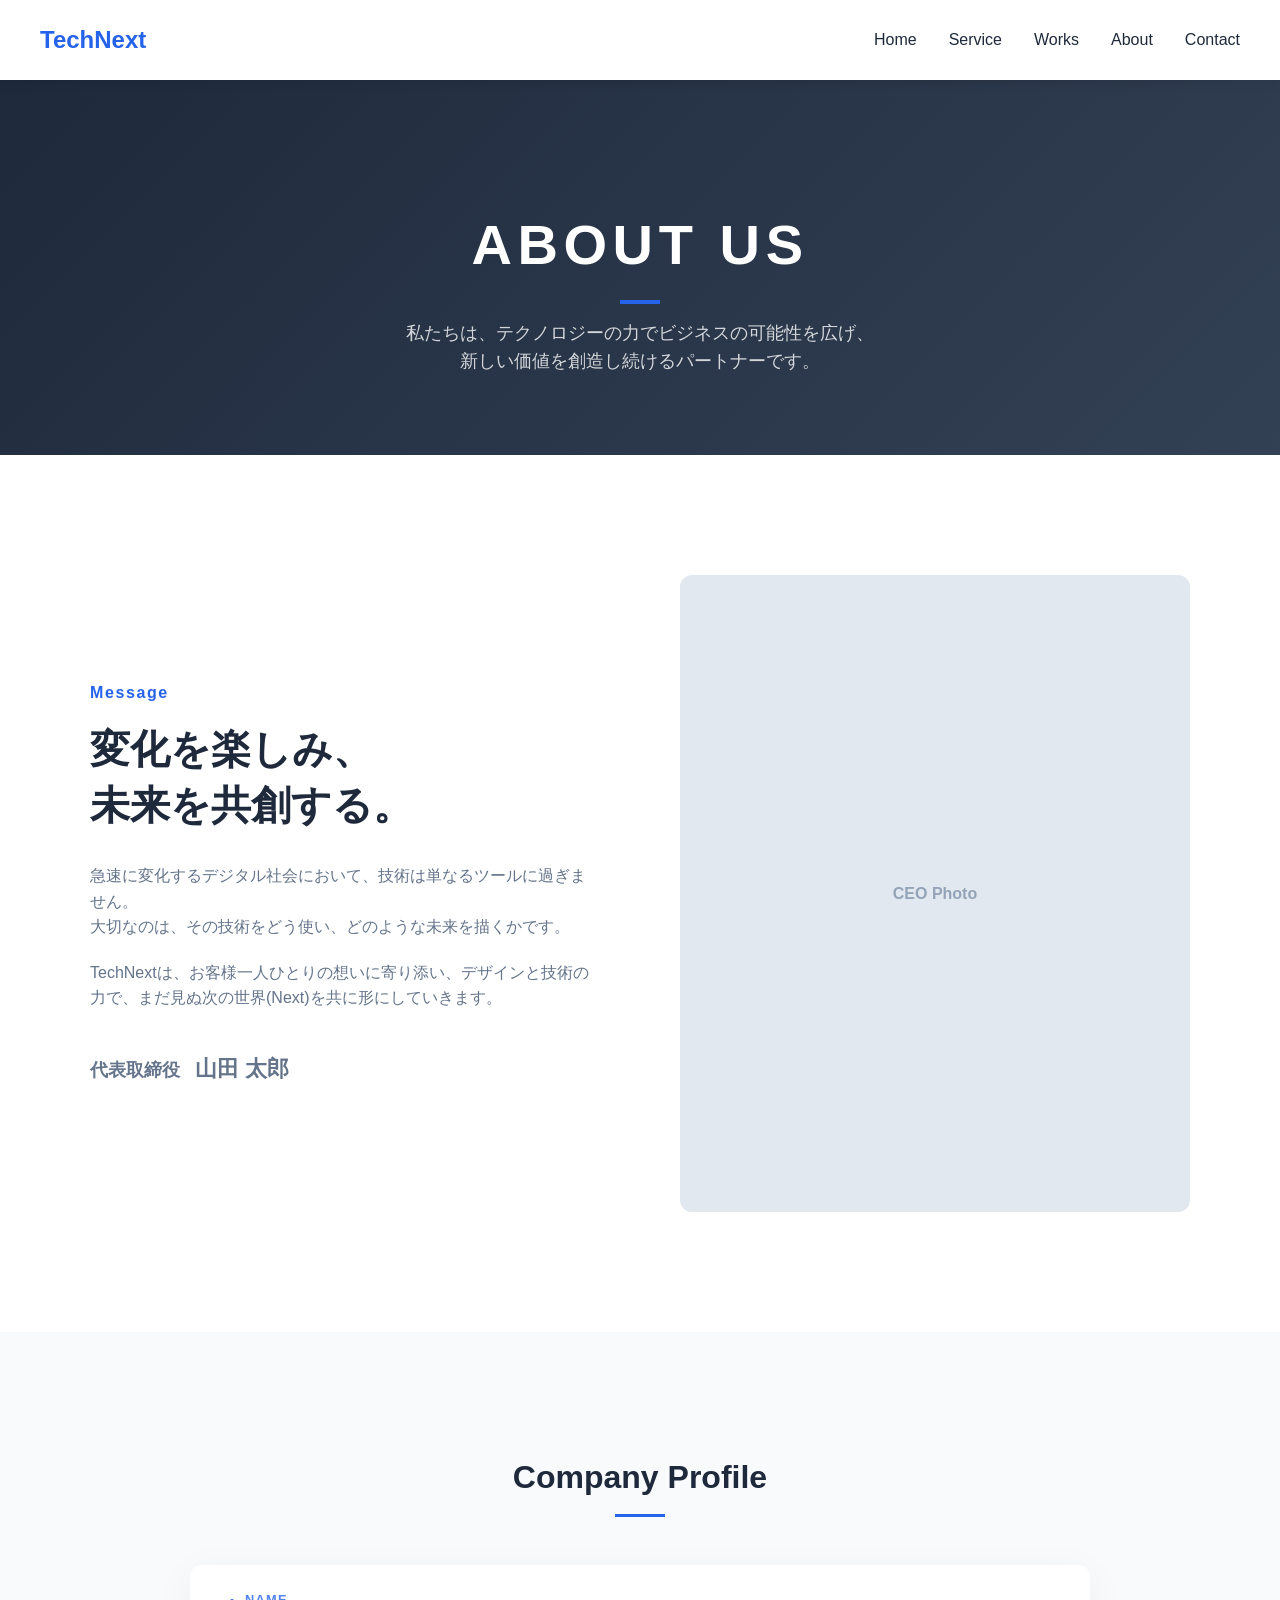
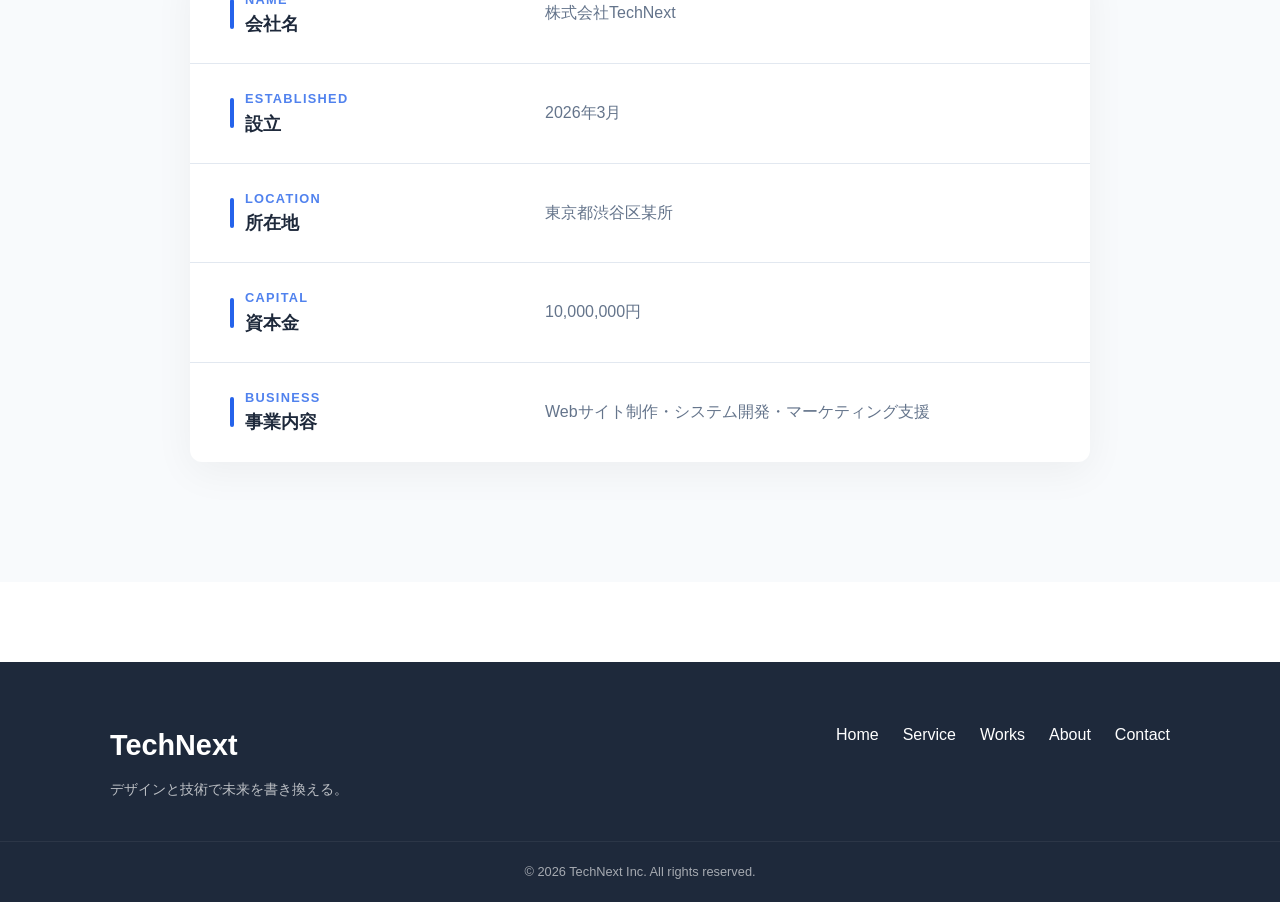
<file: about.html>
<!doctype html>
<html lang="ja">
  <head>
    <meta charset="UTF-8" />
    <meta name="viewport" content="width=device-width, initial-scale=1.0" />
    <title>About Us | TechNext - 会社概要</title>
    <meta
      name="description"
      content="TechNextの会社概要、ビジョン、アクセス情報について。私たちはテクノロジーを通じて、社会に新たな価値を創造し続けます。"
    />
    <meta property="og:title" content="TechNext | Web制作会社" />
    <meta
      property="og:description"
      content="デザインと技術で未来を書き換えるWeb制作会社TechNextの公式サイトです。"
    />
    <meta property="og:type" content="website" />
    <meta property="og:url" content="https://example.com/" />
    <meta property="og:image" content="https://example.com/images/ogp.jpg" />

    <link
      rel="icon"
      href="data:image/svg+xml,<svg xmlns=%22http://www.w3.org/2000/svg%22 viewBox=%220 0 100 100%22><text x=%2250%%22 y=%2250%%22 style=%22dominant-baseline:central;text-anchor:middle;font-size:90px;%22>⌨️</text></svg>"
    />
    <link rel="stylesheet" href="css/common.css" />
    <link rel="stylesheet" href="css/about.css" />
  </head>
  <body>
    <header class="header">
      <div class="header-inner">
        <h1 class="logo"><a href="index.html">TechNext</a></h1>
        <nav class="nav">
          <ul class="nav-list">
            <li><a href="index.html">Home</a></li>
            <li><a href="service.html">Service</a></li>
            <li><a href="works.html">Works</a></li>
            <li><a href="about.html">About</a></li>
            <li><a href="contact.html">Contact</a></li>
          </ul>
        </nav>
      </div>
    </header>

    <main>
      <section class="lower-page-header">
        <div class="container">
          <h1>About Us</h1>
          <p class="section-text">
            <span>私たちは、テクノロジーの力で</span
            ><span>ビジネスの可能性を広げ、</span><br />
            <span>新しい価値を創造し続ける</span><span>パートナーです。</span>
          </p>
        </div>
      </section>

      <section class="about-message container">
        <div class="message-content">
          <div class="message-text">
            <span class="sub-title">Message</span>
            <h2>変化を楽しみ、<br />未来を共創する。</h2>
            <p>
              <span
                >急速に変化するデジタル社会において、技術は単なるツールに過ぎません。</span
              ><span
                >大切なのは、その技術をどう使い、どのような未来を描くかです。</span
              >
            </p>
            <p>
              TechNextは、お客様一人ひとりの想いに寄り添い、デザインと技術の力で、まだ見ぬ次の世界(Next)を共に形にしていきます。
            </p>
            <p class="ceo-name">代表取締役 <span>山田 太郎</span></p>
          </div>
          <div class="message-image">
            <div class="image-placeholder">CEO Photo</div>
          </div>
        </div>
      </section>

      <section class="company-info">
        <div class="container">
          <h2 class="section-title">Company Profile</h2>
          <div class="info-card">
            <table class="info-table">
              <tr>
                <th><span class="en">Name</span>会社名</th>
                <td>株式会社TechNext</td>
              </tr>
              <tr>
                <th><span class="en">Established</span>設立</th>
                <td>2026年3月</td>
              </tr>
              <tr>
                <th><span class="en">Location</span>所在地</th>
                <td>東京都渋谷区某所</td>
              </tr>
              <tr>
                <th><span class="en">Capital</span>資本金</th>
                <td>10,000,000円</td>
              </tr>
              <tr>
                <th><span class="en">Business</span>事業内容</th>
                <td>Webサイト制作・システム開発・マーケティング支援</td>
              </tr>
            </table>
          </div>
        </div>
      </section>
    </main>

    <footer class="footer">
      <div class="container footer-inner">
        <div class="footer-info">
          <h2 class="logo-footer">TechNext</h2>
          <p>デザインと技術で未来を書き換える。</p>
        </div>
        <nav class="footer-nav">
          <ul class="footer-nav-list">
            <li><a href="index.html">Home</a></li>
            <li><a href="service.html">Service</a></li>
            <li><a href="works.html">Works</a></li>
            <li><a href="about.html">About</a></li>
            <li><a href="contact.html">Contact</a></li>
          </ul>
        </nav>
      </div>
      <div class="footer-bottom">
        <p>&copy; 2026 TechNext Inc. All rights reserved.</p>
      </div>
    </footer>
  </body>
</html>
</file>
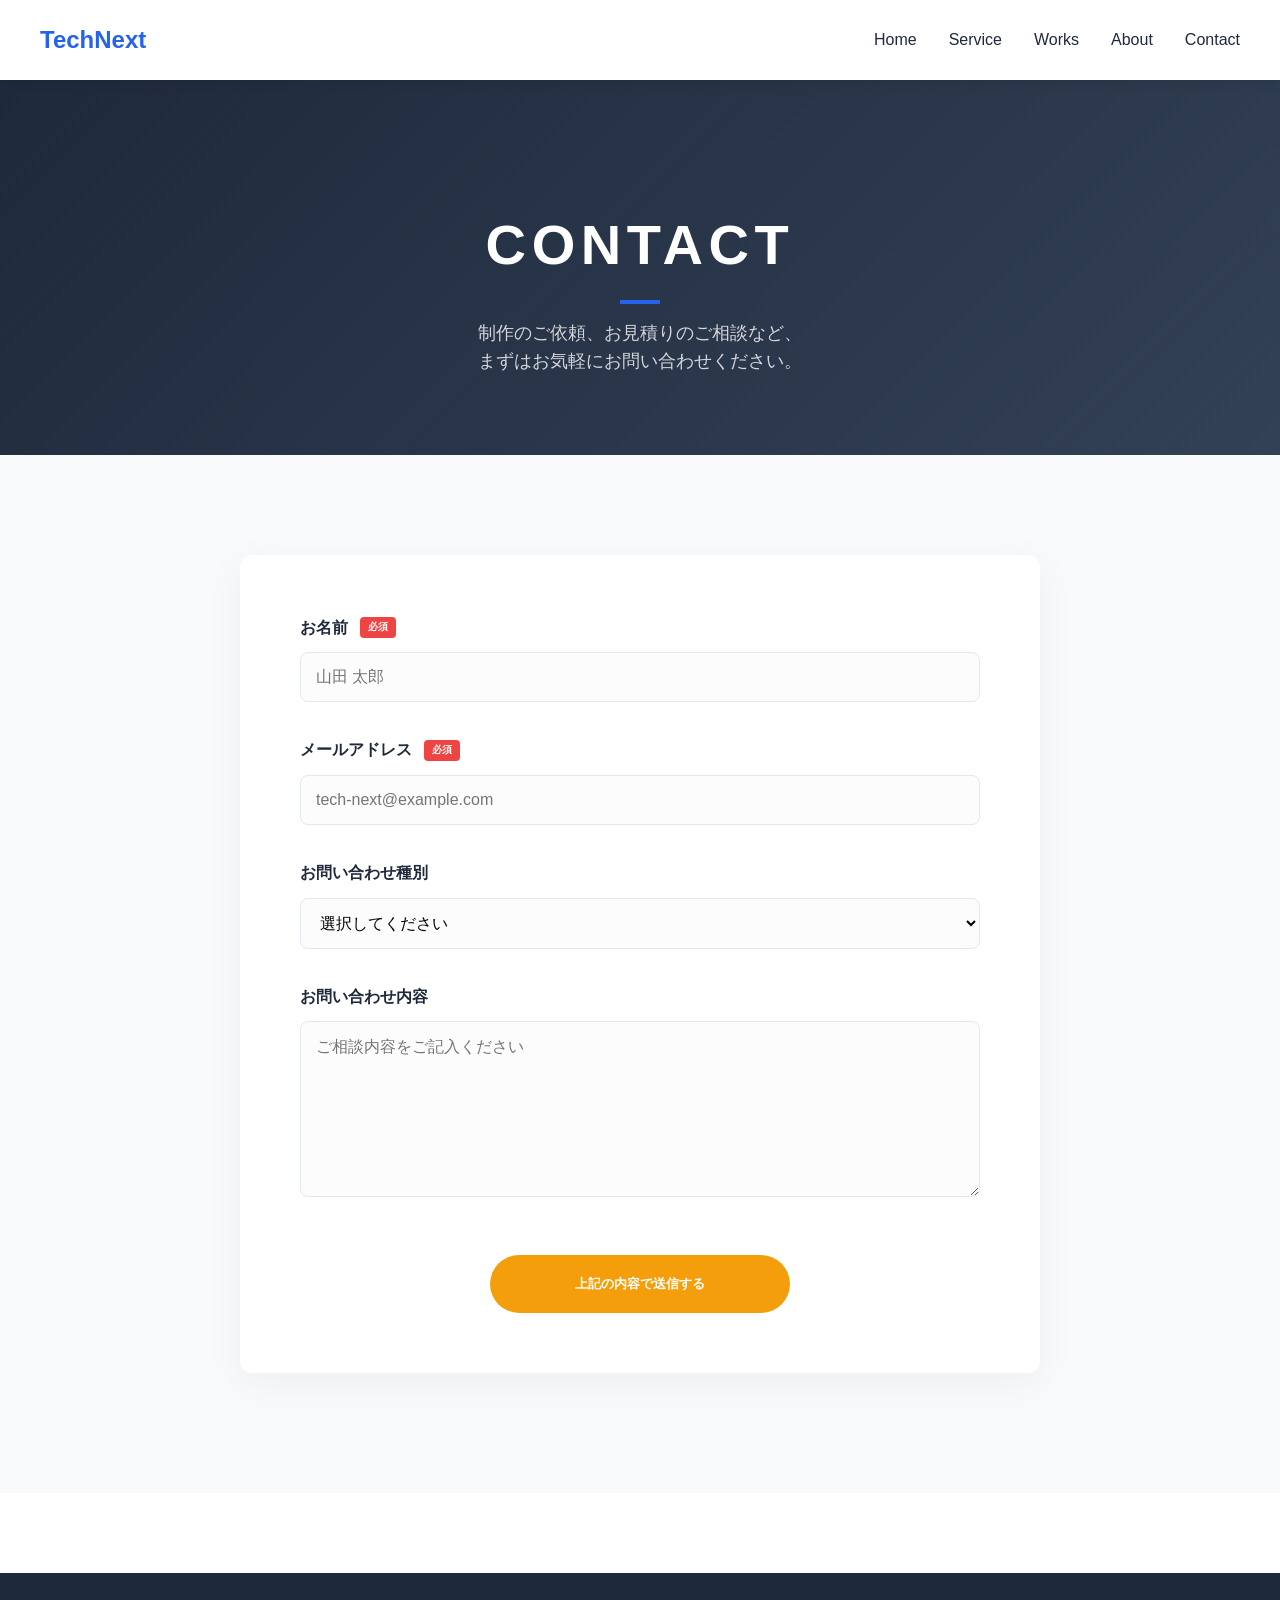
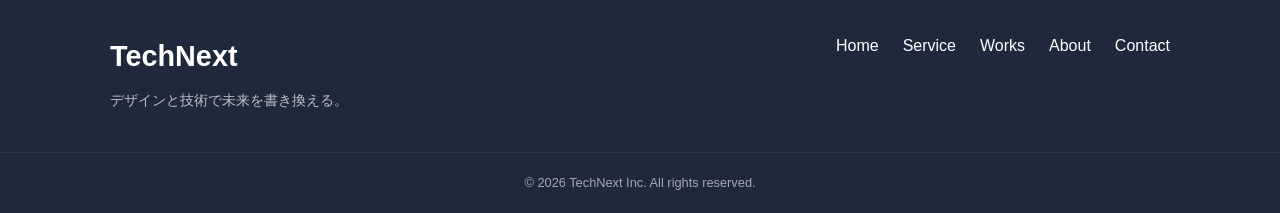
<file: contact.html>
<!doctype html>
<html lang="ja">
  <head>
    <meta charset="UTF-8" />
    <meta name="viewport" content="width=device-width, initial-scale=1.0" />
    <title>Contact | TechNext - お問い合わせ</title>
    <meta
      name="description"
      content="Web制作やシステム開発のご相談、お見積り依頼など、お気軽にお問い合わせください。専門のスタッフが丁寧に対応いたします。"
    />
    <meta property="og:title" content="TechNext | Web制作会社" />
    <meta
      property="og:description"
      content="デザインと技術で未来を書き換えるWeb制作会社TechNextの公式サイトです。"
    />
    <meta property="og:type" content="website" />
    <meta property="og:url" content="https://example.com/" />
    <meta property="og:image" content="https://example.com/images/ogp.jpg" />

    <link
      rel="icon"
      href="data:image/svg+xml,<svg xmlns=%22http://www.w3.org/2000/svg%22 viewBox=%220 0 100 100%22><text x=%2250%%22 y=%2250%%22 style=%22dominant-baseline:central;text-anchor:middle;font-size:90px;%22>⌨️</text></svg>"
    />
    <link rel="stylesheet" href="css/common.css" />
    <link rel="stylesheet" href="css/contact.css" />
  </head>
  <body>
    <header class="header">
      <div class="header-inner">
        <h1 class="logo"><a href="index.html">TechNext</a></h1>
        <nav class="nav">
          <ul class="nav-list">
            <li><a href="index.html">Home</a></li>
            <li><a href="service.html">Service</a></li>
            <li><a href="works.html">Works</a></li>
            <li><a href="about.html">About</a></li>
            <li><a href="contact.html">Contact</a></li>
          </ul>
        </nav>
      </div>
    </header>

    <main>
      <section class="lower-page-header">
        <div class="container">
          <h1>Contact</h1>
          <p class="section-text">
            <span>制作のご依頼、</span><span>お見積りのご相談など、</span><br />
            <span>まずはお気軽に</span><span>お問い合わせください。</span>
          </p>
        </div>
      </section>

      <section class="contact-container container">
        <div class="contact-card">
          <form class="contact-form">
            <div class="form-group">
              <label for="name">お名前<span>必須</span></label>
              <input
                type="text"
                id="name"
                name="name"
                placeholder="山田 太郎"
                required
              />
            </div>
            <div class="form-group">
              <label for="email">メールアドレス<span>必須</span></label>
              <input
                type="email"
                id="email"
                name="email"
                placeholder="tech-next@example.com"
                required
              />
            </div>
            <div class="form-group">
              <label for="type">お問い合わせ種別</label>
              <select id="type" name="type">
                <option value="">選択してください</option>
                <option value="site">Webサイト制作について</option>
                <option value="system">システム開発について</option>
                <option value="other">その他</option>
              </select>
            </div>
            <div class="form-group">
              <label for="message">お問い合わせ内容</label>
              <textarea
                id="message"
                name="message"
                rows="8"
                placeholder="ご相談内容をご記入ください"
              ></textarea>
            </div>
            <div class="form-submit">
              <button type="submit" class="btn">上記の内容で送信する</button>
            </div>
          </form>
        </div>
      </section>
    </main>

    <footer class="footer">
      <div class="container footer-inner">
        <div class="footer-info">
          <h2 class="logo-footer">TechNext</h2>
          <p>デザインと技術で未来を書き換える。</p>
        </div>
        <nav class="footer-nav">
          <ul class="footer-nav-list">
            <li><a href="index.html">Home</a></li>
            <li><a href="service.html">Service</a></li>
            <li><a href="works.html">Works</a></li>
            <li><a href="about.html">About</a></li>
            <li><a href="contact.html">Contact</a></li>
          </ul>
        </nav>
      </div>
      <div class="footer-bottom">
        <p>&copy; 2026 TechNext Inc. All rights reserved.</p>
      </div>
    </footer>
  </body>
</html>
</file>
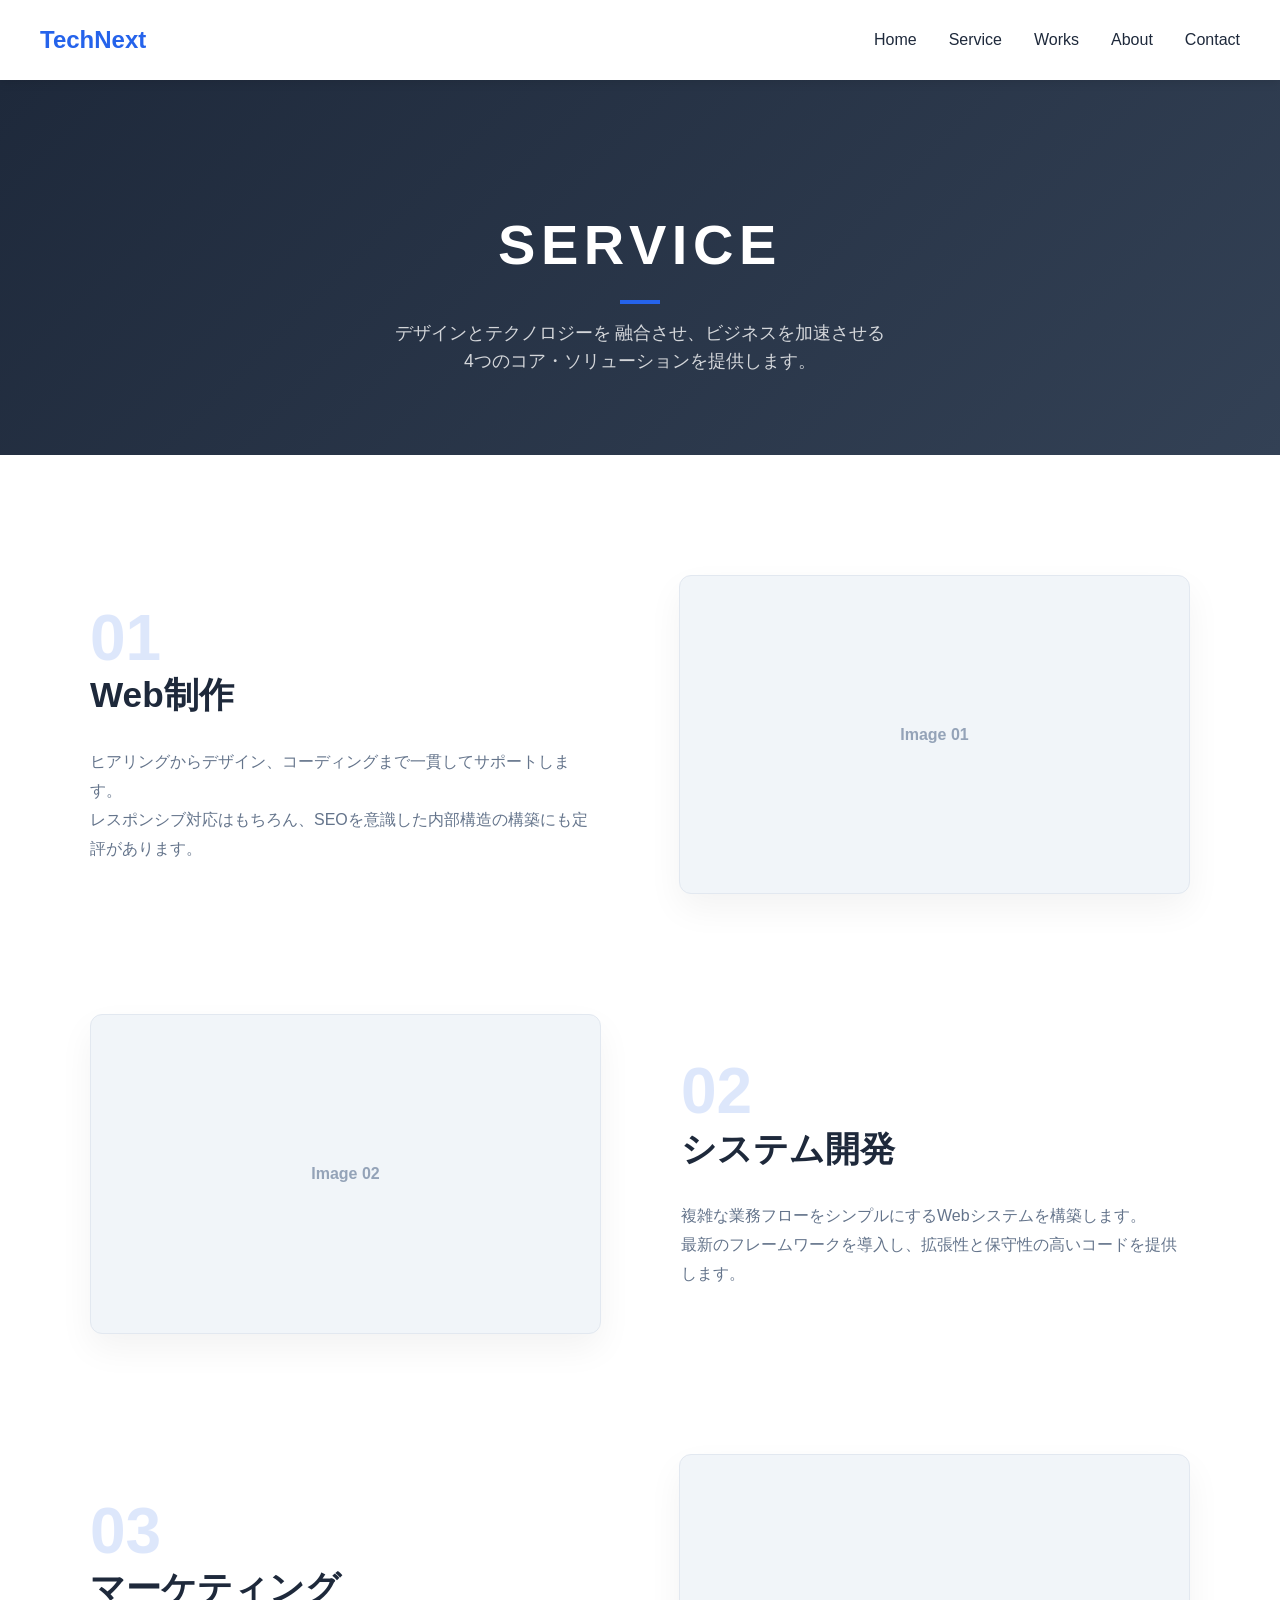
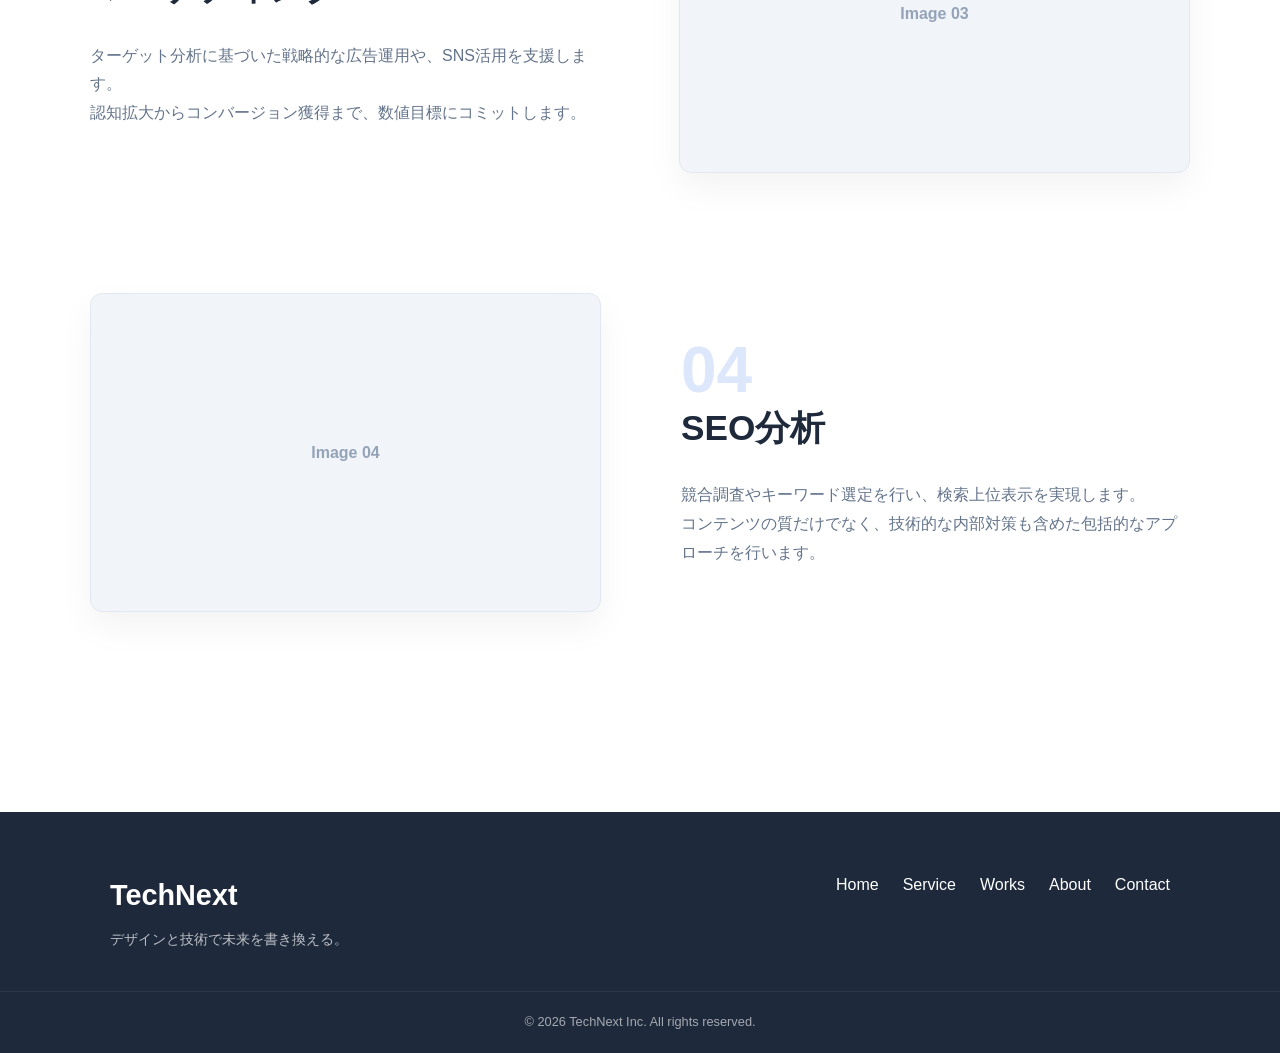
<file: service.html>
<!doctype html>
<html lang="ja">
  <head>
    <meta charset="UTF-8" />
    <meta name="viewport" content="width=device-width, initial-scale=1.0" />
    <title>Service | TechNext - 私たちが提供するWebソリューション</title>
    <meta
      name="description"
      content="TechNextの提供サービス一覧。Web制作、システム開発、デジタルマーケティングなど、お客様の課題に合わせた最適な解決策をご提案します。"
    />
    <meta property="og:title" content="TechNext | Web制作会社" />
    <meta
      property="og:description"
      content="デザインと技術で未来を書き換えるWeb制作会社TechNextの公式サイトです。"
    />
    <meta property="og:type" content="website" />
    <meta property="og:url" content="https://example.com/" />
    <meta property="og:image" content="https://example.com/images/ogp.jpg" />

    <link
      rel="icon"
      href="data:image/svg+xml,<svg xmlns=%22http://www.w3.org/2000/svg%22 viewBox=%220 0 100 100%22><text x=%2250%%22 y=%2250%%22 style=%22dominant-baseline:central;text-anchor:middle;font-size:90px;%22>⌨️</text></svg>"
    />
    <link rel="stylesheet" href="css/common.css" />
    <link rel="stylesheet" href="css/service.css" />
  </head>
  <body>
    <header class="header">
      <div class="header-inner">
        <h1 class="logo"><a href="index.html">TechNext</a></h1>
        <nav class="nav">
          <ul class="nav-list">
            <li><a href="index.html">Home</a></li>
            <li><a href="service.html">Service</a></li>
            <li><a href="works.html">Works</a></li>
            <li><a href="about.html">About</a></li>
            <li><a href="contact.html">Contact</a></li>
          </ul>
        </nav>
      </div>
    </header>

    <main>
      <section class="lower-page-header">
        <div class="container">
          <h1>Service</h1>
          <p class="section-text">
            <span>デザインとテクノロジーを</span>
            <span>融合させ、ビジネスを加速させる</span>
            <span>4つのコア・ソリューションを</span><span>提供します。</span>
          </p>
        </div>
      </section>

      <section class="service-detail container">
        <div class="service-item">
          <div class="service-text">
            <span class="num">01</span>
            <h2>Web制作</h2>
            <p>
              <span
                >ヒアリングからデザイン、コーディングまで一貫してサポートします。</span
              >
              <span
                >レスポンシブ対応はもちろん、SEOを意識した内部構造の構築にも定評があります。</span
              >
            </p>
          </div>
          <div class="service-image-box">Image 01</div>
        </div>

        <div class="service-item reverse">
          <div class="service-text">
            <span class="num">02</span>
            <h2>システム開発</h2>
            <p>
              <span
                >複雑な業務フローをシンプルにするWebシステムを構築します。</span
              >
              <span
                >最新のフレームワークを導入し、拡張性と保守性の高いコードを提供します。</span
              >
            </p>
          </div>
          <div class="service-image-box">Image 02</div>
        </div>

        <div class="service-item">
          <div class="service-text">
            <span class="num">03</span>
            <h2>マーケティング</h2>
            <p>
              <span
                >ターゲット分析に基づいた戦略的な広告運用や、SNS活用を支援します。</span
              ><span
                >認知拡大からコンバージョン獲得まで、数値目標にコミットします。</span
              >
            </p>
          </div>
          <div class="service-image-box">Image 03</div>
        </div>

        <div class="service-item reverse">
          <div class="service-text">
            <span class="num">04</span>
            <h2>SEO分析</h2>
            <p>
              <span
                >競合調査やキーワード選定を行い、検索上位表示を実現します。</span
              >
              <span
                >コンテンツの質だけでなく、技術的な内部対策も含めた包括的なアプローチを行います。</span
              >
            </p>
          </div>
          <div class="service-image-box">Image 04</div>
        </div>
      </section>
    </main>

    <footer class="footer">
      <div class="container footer-inner">
        <div class="footer-info">
          <h2 class="logo-footer">TechNext</h2>
          <p>デザインと技術で未来を書き換える。</p>
        </div>
        <nav class="footer-nav">
          <ul class="footer-nav-list">
            <li><a href="index.html">Home</a></li>
            <li><a href="service.html">Service</a></li>
            <li><a href="works.html">Works</a></li>
            <li><a href="about.html">About</a></li>
            <li><a href="contact.html">Contact</a></li>
          </ul>
        </nav>
      </div>
      <div class="footer-bottom">
        <p>&copy; 2026 TechNext Inc. All rights reserved.</p>
      </div>
    </footer>
  </body>
</html>
</file>
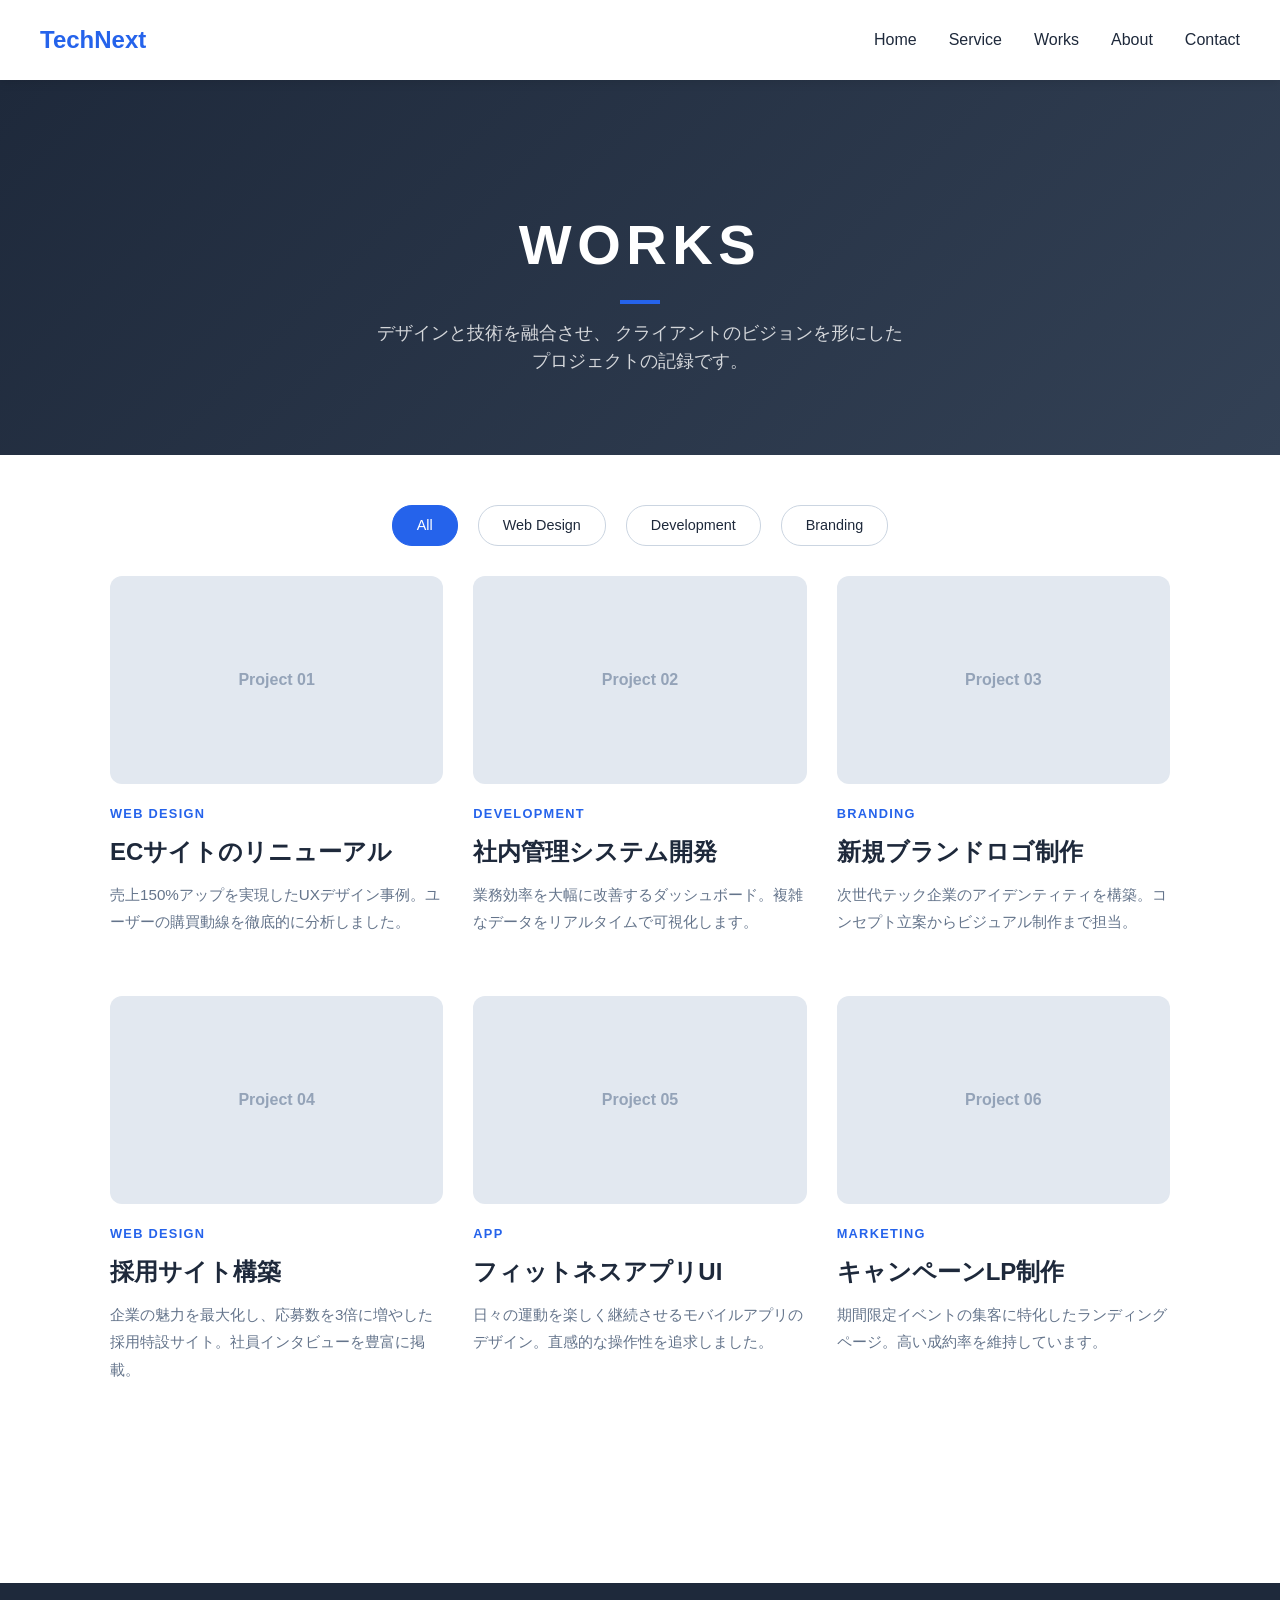
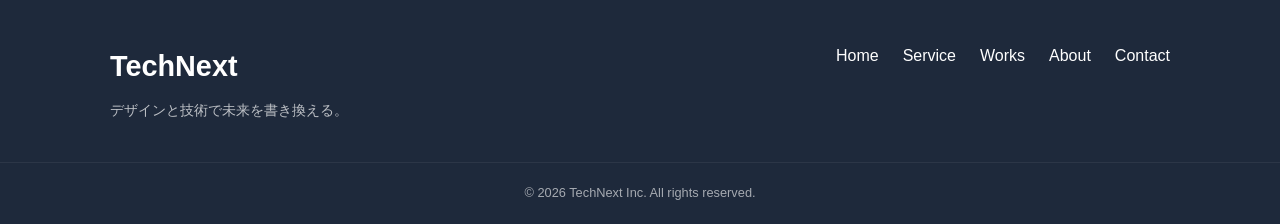
<file: works.html>
<!doctype html>
<html lang="ja">
  <head>
    <meta charset="UTF-8" />
    <meta name="viewport" content="width=device-width, initial-scale=1.0" />
    <title>Works | TechNext - 制作実績一覧</title>
    <meta
      name="description"
      content="TechNextがこれまでに手掛けたWebサイト制作やシステム開発の実績をご紹介します。多種多様な業界の成功事例を掲載しています。"
    />
    <meta property="og:title" content="TechNext | Web制作会社" />
    <meta
      property="og:description"
      content="デザインと技術で未来を書き換えるWeb制作会社TechNextの公式サイトです。"
    />
    <meta property="og:type" content="website" />
    <meta property="og:url" content="https://example.com/" />
    <meta property="og:image" content="https://example.com/images/ogp.jpg" />

    <link
      rel="icon"
      href="data:image/svg+xml,<svg xmlns=%22http://www.w3.org/2000/svg%22 viewBox=%220 0 100 100%22><text x=%2250%%22 y=%2250%%22 style=%22dominant-baseline:central;text-anchor:middle;font-size:90px;%22>⌨️</text></svg>"
    />
    <link rel="stylesheet" href="css/common.css" />
    <link rel="stylesheet" href="css/works.css" />
  </head>
  <body>
    <header class="header">
      <div class="header-inner">
        <h1 class="logo"><a href="index.html">TechNext</a></h1>
        <nav class="nav">
          <ul class="nav-list">
            <li><a href="index.html">Home</a></li>
            <li><a href="service.html">Service</a></li>
            <li><a href="works.html">Works</a></li>
            <li><a href="about.html">About</a></li>
            <li><a href="contact.html">Contact</a></li>
          </ul>
        </nav>
      </div>
    </header>

    <main>
      <section class="lower-page-header">
        <div class="container">
          <h1>Works</h1>
          <p class="section-text">
            <span>デザインと技術を融合させ、</span>
            <span>クライアントのビジョンを形にした</span>
            <span>プロジェクトの記録です。</span>
          </p>
        </div>
      </section>

      <section class="works-container container">
        <ul class="filter-list">
          <li class="active">All</li>
          <li>Web Design</li>
          <li>Development</li>
          <li>Branding</li>
        </ul>

        <div class="works-grid">
          <article class="work-item">
            <div class="work-img">
              <div class="overlay"><span>View Project</span></div>
              Project 01
            </div>
            <div class="work-info">
              <span class="category">Web Design</span>
              <h3>ECサイトのリニューアル</h3>
              <p>
                売上150%アップを実現したUXデザイン事例。ユーザーの購買動線を徹底的に分析しました。
              </p>
            </div>
          </article>

          <article class="work-item">
            <div class="work-img">
              <div class="overlay"><span>View Project</span></div>
              Project 02
            </div>
            <div class="work-info">
              <span class="category">Development</span>
              <h3>社内管理システム開発</h3>
              <p>
                業務効率を大幅に改善するダッシュボード。複雑なデータをリアルタイムで可視化します。
              </p>
            </div>
          </article>

          <article class="work-item">
            <div class="work-img">
              <div class="overlay"><span>View Project</span></div>
              Project 03
            </div>
            <div class="work-info">
              <span class="category">Branding</span>
              <h3>新規ブランドロゴ制作</h3>
              <p>
                次世代テック企業のアイデンティティを構築。コンセプト立案からビジュアル制作まで担当。
              </p>
            </div>
          </article>

          <article class="work-item">
            <div class="work-img">
              <div class="overlay"><span>View Project</span></div>
              Project 04
            </div>
            <div class="work-info">
              <span class="category">Web Design</span>
              <h3>採用サイト構築</h3>
              <p>
                企業の魅力を最大化し、応募数を3倍に増やした採用特設サイト。社員インタビューを豊富に掲載。
              </p>
            </div>
          </article>

          <article class="work-item">
            <div class="work-img">
              <div class="overlay"><span>View Project</span></div>
              Project 05
            </div>
            <div class="work-info">
              <span class="category">App</span>
              <h3>フィットネスアプリUI</h3>
              <p>
                日々の運動を楽しく継続させるモバイルアプリのデザイン。直感的な操作性を追求しました。
              </p>
            </div>
          </article>

          <article class="work-item">
            <div class="work-img">
              <div class="overlay"><span>View Project</span></div>
              Project 06
            </div>
            <div class="work-info">
              <span class="category">Marketing</span>
              <h3>キャンペーンLP制作</h3>
              <p>
                期間限定イベントの集客に特化したランディングページ。高い成約率を維持しています。
              </p>
            </div>
          </article>
        </div>
      </section>
    </main>

    <footer class="footer">
      <div class="container footer-inner">
        <div class="footer-info">
          <h2 class="logo-footer">TechNext</h2>
          <p>デザインと技術で未来を書き換える。</p>
        </div>
        <nav class="footer-nav">
          <ul class="footer-nav-list">
            <li><a href="index.html">Home</a></li>
            <li><a href="service.html">Service</a></li>
            <li><a href="works.html">Works</a></li>
            <li><a href="about.html">About</a></li>
            <li><a href="contact.html">Contact</a></li>
          </ul>
        </nav>
      </div>
      <div class="footer-bottom">
        <p>&copy; 2026 TechNext Inc. All rights reserved.</p>
      </div>
    </footer>
  </body>
</html>
</file>
<file: css/common.css>
/* --- Variables & Reset --- */
:root {
  --primary-color: #2563eb;
  --secondary-color: #64748b;
  --dark-color: #1e293b;
  --light-color: #f8fafc;
  --white: #ffffff;
  --accent-color: #f59e0b;
}

* {
  margin: 0;
  padding: 0;
  box-sizing: border-box;
}

html {
  height: 100%;
}

body {
  font-family:
    "Helvetica Neue", Arial, "Hiragino Kaku Gothic ProN", "Hiragino Sans",
    Meiryo, sans-serif;
  line-height: 1.6;
  color: var(--dark-color);
  background-color: var(--white);
  display: flex;
  flex-direction: column;
  min-height: 100vh;
}

main {
  flex: 1;
  padding-bottom: 80px;
}

img {
  max-width: 100%;
  vertical-align: bottom;
}

a {
  text-decoration: none;
  color: inherit;
  transition: 0.3s;
}

/* --- Layout Helpers --- */
.container {
  max-width: 1100px;
  margin: 0 auto;
  padding: 0 20px;
}

.section-title {
  text-align: center;
  font-size: 2rem;
  margin-bottom: 3rem;
  position: relative;
}

.section-title::after {
  content: "";
  display: block;
  width: 50px;
  height: 3px;
  background: var(--primary-color);
  margin: 10px auto 0;
}

.section-text span {
  display: inline-block;
}

/* --- Components: Button --- */
.btn {
  display: inline-block;
  padding: 15px 40px;
  background: var(--accent-color);
  color: var(--white);
  border-radius: 30px;
  font-weight: bold;
  cursor: pointer;
}

.btn:hover {
  transform: translateY(-3px);
  box-shadow: 0 5px 15px rgba(245, 158, 11, 0.4);
}

/* --- Layout: Header --- */
.header {
  background: var(--white);
  box-shadow: 0 2px 10px rgba(0, 0, 0, 0.1);
  position: sticky;
  top: 0;
  z-index: 100;
}

.header-inner {
  display: flex;
  justify-content: space-between;
  align-items: center;
  height: 80px;
  padding: 0 40px;
}

.logo {
  font-size: 1.5rem;
  font-weight: bold;
  color: var(--primary-color);
}

.nav-list {
  display: flex;
  list-style: none;
  gap: 2rem;
}

.nav-list a:hover {
  color: var(--primary-color);
}

/* --- Layout: Page Header--- */
.lower-page-header {
  background-color: var(--dark-color);
  background: linear-gradient(135deg, #1e293b 0%, #334155 100%);
  color: var(--white);
  padding: 120px 0 80px;
  text-align: center;
}

.lower-page-header h1 {
  font-size: 3.5rem;
  font-weight: 800;
  letter-spacing: 0.1em;
  text-transform: uppercase;
  margin-bottom: 15px;
  position: relative;
  display: inline-block;
}

.lower-page-header h1::after {
  content: "";
  display: block;
  width: 40px;
  height: 4px;
  background: var(--primary-color);
  margin: 10px auto 0;
}

.lower-page-header p {
  font-size: 1.1rem;
  opacity: 0.8;
  max-width: 600px;
  margin: 0 auto;
}

/* --- Layout: Footer --- */
.footer {
  background: var(--dark-color);
  color: var(--white);
  padding: 60px 0 20px;
  margin-top: auto;
}

.footer-inner {
  display: flex;
  justify-content: space-between;
  align-items: flex-start;
  margin-bottom: 40px;
}

.logo-footer {
  font-size: 1.8rem;
  margin-bottom: 10px;
}

.footer-info p {
  opacity: 0.7;
  font-size: 0.9rem;
}

.footer-nav-list {
  display: flex;
  list-style: none;
  gap: 1.5rem;
}

.footer-nav-list a:hover {
  color: var(--accent-color);
}

.footer-bottom {
  text-align: center;
  border-top: 1px solid rgba(255, 255, 255, 0.1);
  padding-top: 20px;
  font-size: 0.8rem;
  opacity: 0.6;
}

/* --- Responsive for Common Parts --- */
@media (max-width: 768px) {
  .lower-page-header {
    padding: 60px 0;
  }

  .lower-page-header h1 {
    font-size: 2.5rem;
  }

  .header-inner {
    flex-direction: column;
    height: auto;
    padding: 20px;
  }

  .footer-inner {
    flex-direction: column;
    align-items: center;
    text-align: center;
    gap: 30px;
  }

  .footer-nav-list {
    flex-direction: column;
    gap: 10px;
  }

  .nav {
    margin-top: 20px;
  }

  .nav-list {
    gap: 1rem;
  }

  .section-text {
    font-size: 0.95rem;
    line-height: 1.8;
    padding: 0 15px;
  }

  .section-text br {
    display: none;
  }
}
</file>
<file: css/about.css>
.about-message {
  padding: 120px 0;
}

.message-content {
  display: flex;
  align-items: center;
  gap: 80px;
}

.message-text {
  flex: 1;
}

.message-text span {
  display: inline-block;
}
.sub-title {
  color: var(--primary-color);
  font-weight: bold;
  letter-spacing: 0.1em;
  display: block;
  margin-bottom: 15px;
}

.message-text h2 {
  font-size: 2.5rem;
  line-height: 1.4;
  margin-bottom: 30px;
  color: var(--dark-color);
}

.message-text p {
  margin-bottom: 20px;
  color: var(--secondary-color);
}

.ceo-name {
  margin-top: 40px;
  font-weight: bold;
  font-size: 1.1rem;
}

.ceo-name span {
  font-size: 1.4rem;
  margin-left: 10px;
}

.message-image {
  flex: 1;
}

.image-placeholder {
  width: 100%;
  aspect-ratio: 4 / 5;
  background-color: #e2e8f0;
  display: flex;
  align-items: center;
  justify-content: center;
  border-radius: 12px;
  color: #94a3b8;
  font-weight: bold;
}

.company-info {
  background-color: var(--light-color);
  padding: 120px 0;
}

.info-card {
  max-width: 900px;
  margin: 40px auto 0;
  background: var(--white);
  border-radius: 12px;
  overflow: hidden;
  box-shadow: 0 10px 40px rgba(0, 0, 0, 0.05);
}

.info-table {
  width: 100%;
  border-collapse: collapse;
}

.info-table th,
.info-table td {
  padding: 25px 40px;
  border-bottom: 1px solid #e2e8f0;
  vertical-align: middle;
}

.info-table tr:last-child th,
.info-table tr:last-child td {
  border-bottom: none;
}

.info-table th {
  width: 35%;
  text-align: left;
  color: var(--dark-color);
  font-weight: 700;
  font-size: 1.1rem;
  position: relative;
  padding-left: 55px;
}

.info-table th::before {
  content: "";
  display: block;
  width: 4px;
  height: 1.7em;
  background: var(--primary-color);
  position: absolute;
  left: 40px;
  top: 50%;
  transform: translateY(-50%);
  border-radius: 2px;
}

.info-table td {
  color: var(--secondary-color);
  font-size: 1rem;
  line-height: 1.8;
}

.en {
  display: block;
  font-size: 0.8rem;
  color: var(--primary-color);
  letter-spacing: 0.1em;
  text-transform: uppercase;
  opacity: 0.8;
}

@media (max-width: 768px) {
  .about-message {
    padding: 50px 30px;
  }
  .message-content {
    display: block;
  }

  .message-text h2 {
    font-size: 1.8rem;
    line-height: 1.3;
    word-break: break-all;
  }

  .message-image {
    width: 100%;
    margin-top: 30px;
  }

  .image-placeholder {
    aspect-ratio: 16 / 9;
  }

  .info-table th,
  .info-table td {
    display: block;
    width: 100%;
    padding: 15px 20px;
  }

  .info-table th {
    padding-left: 30px;
    border-bottom: none;
    padding-bottom: 5px;
  }

  .info-table th::before {
    left: 20px;
    height: 1.2em;
    top: 25px;
    transform: none;
  }

  .en {
    margin-bottom: 2px;
    font-size: 0.7rem;
    position: static;
  }

  .info-table td {
    padding-top: 0;
    color: var(--dark-color);
    font-weight: 500;
  }

  .info-card {
    margin: 20px 15px;
    border-radius: 8px;
  }
}
</file>
<file: css/contact.css>
.contact-container {
  padding: 100px 0 120px;
  background-color: var(--light-color);
  max-width: 100% !important;
}

.contact-card {
  max-width: 800px;
  margin: 0 auto;
  background: var(--white);
  padding: 60px;
  border-radius: 12px;
  box-shadow: 0 10px 40px rgba(0, 0, 0, 0.05);
}

.form-group {
  margin-bottom: 35px;
}

.form-group label {
  display: flex;
  align-items: center;
  font-weight: 700;
  margin-bottom: 12px;
  color: var(--dark-color);
}

.form-group label span {
  background: #ef4444;
  color: #fff;
  font-size: 0.65rem;
  padding: 2px 8px;
  border-radius: 4px;
  margin-left: 12px;
}

.form-group input,
.form-group select,
.form-group textarea {
  width: 100%;
  padding: 15px;
  border: 1px solid #e2e8f0;
  border-radius: 8px;
  font-size: 1rem;
  background-color: #fcfcfd;
  transition: all 0.3s;
  font-family: inherit;
}

.form-group input:focus,
.form-group select:focus,
.form-group textarea:focus {
  outline: none;
  border-color: var(--primary-color);
  background-color: #fff;
  box-shadow: 0 0 0 4px rgba(37, 99, 235, 0.1);
}

.form-group select {
  cursor: pointer;
}

.form-submit {
  text-align: center;
  margin-top: 50px;
}

.form-submit .btn {
  width: 100%;
  max-width: 300px;
  padding: 20px;
  cursor: pointer;
  border: none;
}

@media (max-width: 768px) {
  .contact-card {
    padding: 30px 15px;
    margin-top: -30px;
    border-radius: 0;
  }

  .form-group label {
    font-size: 0.9rem;
  }

  .btn {
    width: 100%;
  }
}
</file>
<file: css/service.css>
.service-detail {
  padding: 120px 0;
}

.service-item {
  display: flex;
  align-items: center;
  gap: 80px;
  margin-bottom: 120px;
}

.service-item:last-child {
  margin-bottom: 0;
}

.service-item.reverse {
  flex-direction: row-reverse;
}

.service-text {
  flex: 1;
}

.service-text span {
  display: inline-block;
}

.num {
  display: block;
  font-size: 4rem;
  font-weight: 900;
  color: var(--primary-color);
  opacity: 0.15;
  line-height: 1;
  margin-bottom: -25px;
  font-family: "Arial", sans-serif;
}

.service-text h2 {
  font-size: 2.2rem;
  color: var(--dark-color);
  margin-bottom: 25px;
  position: relative;
  font-weight: 700;
}

.service-text p {
  line-height: 1.8;
  color: var(--secondary-color);
  font-size: 1rem;
}

.service-image-box {
  flex: 1;
  aspect-ratio: 16 / 10;
  background-color: #f1f5f9;
  border-radius: 12px;
  display: flex;
  align-items: center;
  justify-content: center;
  box-shadow: 0 15px 35px rgba(0, 0, 0, 0.05);
  font-weight: bold;
  color: #94a3b8;
  border: 1px solid #e2e8f0;
}

@media (max-width: 900px) {
  .service-item {
    gap: 40px;
  }
}

@media (max-width: 768px) {
  .service-detail {
    padding: 60px 20px;
  }

  .service-item,
  .service-item.reverse {
    flex-direction: column;
    align-items: stretch;
    gap: 20px;
    margin-bottom: 80px;
  }

  .service-text {
    width: 100%;
  }

  .service-image-box {
    width: 100%;
    height: auto;
    aspect-ratio: 16 / 9;
    margin-top: 10px;
    flex: none;
  }

  .service-text h2 {
    font-size: 1.8rem;
    margin-bottom: 15px;
  }

  .num {
    font-size: 3rem;
    margin-bottom: -15px;
  }
}
</file>
<file: css/works.css>
.works-container {
  padding-top: 50px;
  padding-bottom: 120px;
}

/* filter */
.filter-list {
  display: flex;
  justify-content: center;
  list-style: none;
  gap: 20px;
  margin-bottom: 30px;
}

.filter-list li {
  padding: 8px 24px;
  border: 1px solid #cbd5e1;
  border-radius: 20px;
  cursor: pointer;
  font-size: 0.9rem;
  transition: 0.3s;
}

.filter-list li.active,
.filter-list li:hover {
  background: var(--primary-color);
  color: var(--white);
  border-color: var(--primary-color);
}

/* works */
.works-grid {
  display: grid;
  grid-template-columns: repeat(3, 1fr);
  gap: 60px 30px;
}

.work-item {
  background: var(--white);
  transition: 0.3s;
}

.work-img {
  aspect-ratio: 16 / 10;
  background: #e2e8f0;
  border-radius: 12px;
  margin-bottom: 20px;
  position: relative;
  overflow: hidden;
  display: flex;
  align-items: center;
  justify-content: center;
  font-weight: bold;
  color: #94a3b8;
}

.overlay {
  position: absolute;
  top: 0;
  left: 0;
  width: 100%;
  height: 100%;
  background: rgba(37, 99, 235, 0.8);
  display: flex;
  align-items: center;
  justify-content: center;
  opacity: 0;
  transition: 0.4s;
  transform: translateY(10px);
}

.overlay span {
  color: #fff;
  border: 1px solid #fff;
  padding: 10px 20px;
  border-radius: 4px;
  font-size: 0.9rem;
}

.work-item:hover .overlay {
  opacity: 1;
  transform: translateY(0);
}

.work-item:hover .work-img {
  transform: translateY(-5px);
  box-shadow: 0 15px 30px rgba(0, 0, 0, 0.1);
}

.category {
  font-size: 0.8rem;
  color: var(--primary-color);
  font-weight: bold;
  text-transform: uppercase;
  letter-spacing: 0.1em;
  display: block;
  margin-bottom: 8px;
}

.work-info h3 {
  font-size: 1.5rem;
  margin-bottom: 10px;
  color: var(--dark-color);
  font-weight: 700;
}

.work-info p {
  font-size: 0.95rem;
  color: var(--secondary-color);
  line-height: 1.8;
}

/* --- Responsive Design --- */
@media (max-width: 600px) {
  .works-grid {
    grid-template-columns: 1fr;
  }
  .filter-list {
    flex-wrap: wrap;
    gap: 10px;
  }
}
</file>
